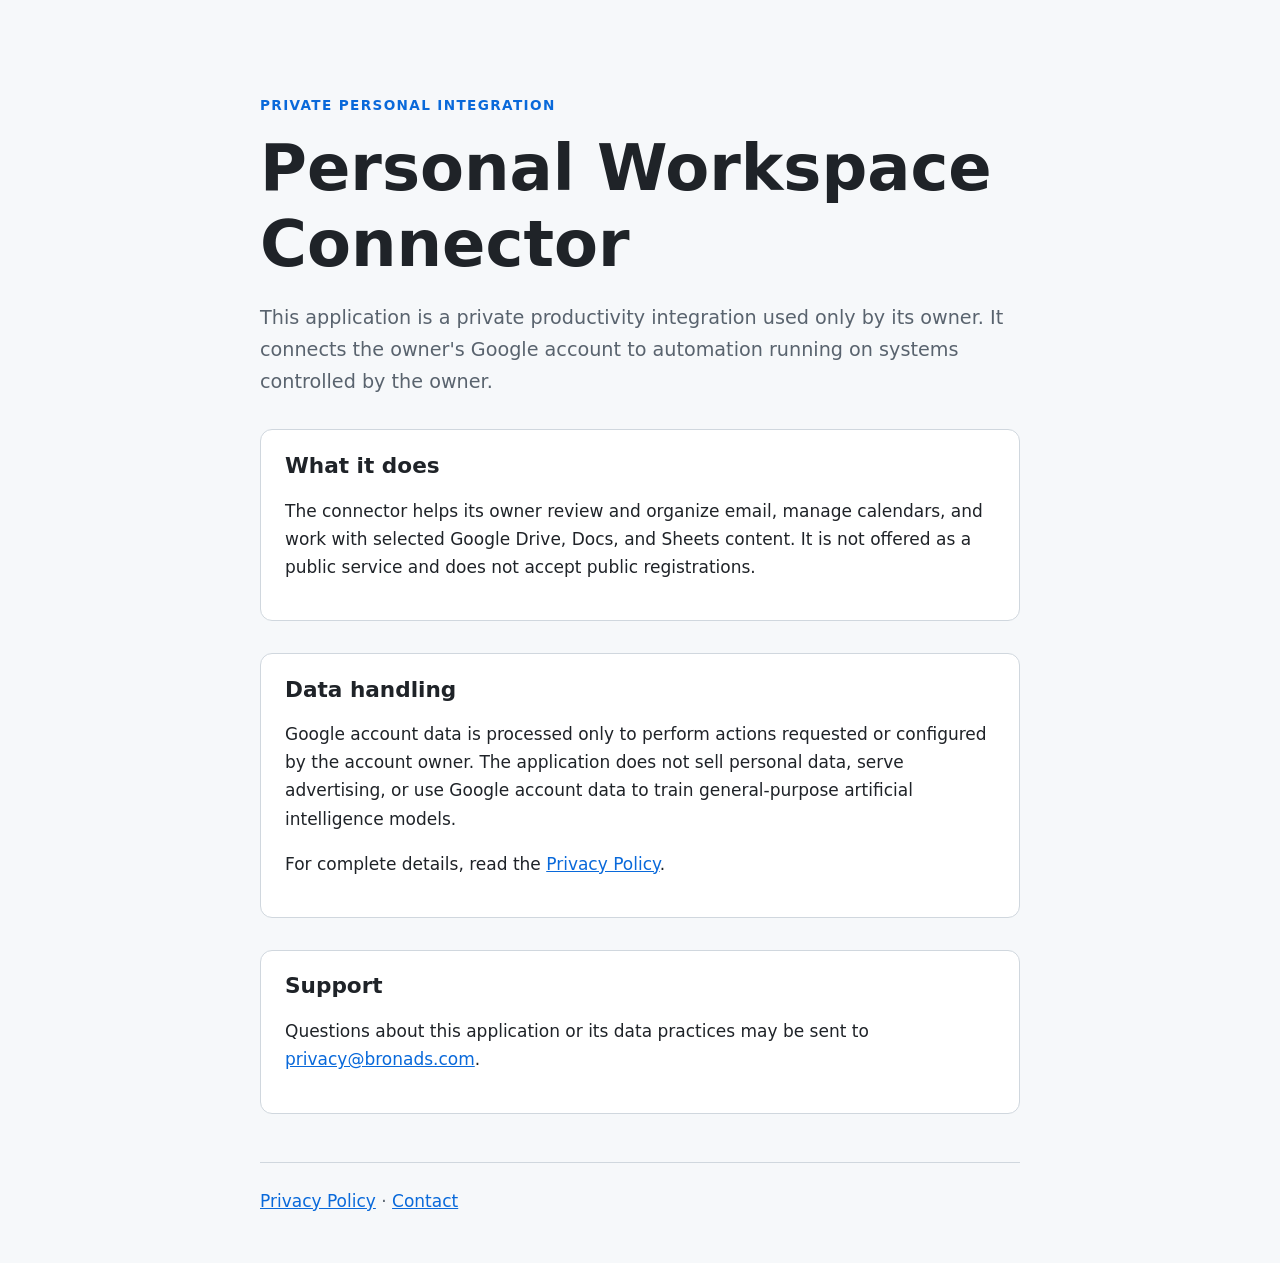
<file: index.html>
<!doctype html>
<html lang="en">
<head>
  <meta charset="utf-8">
  <meta name="viewport" content="width=device-width, initial-scale=1">
  <title>Personal Workspace Connector</title>
  <meta name="description" content="Information about the Personal Workspace Connector, a private integration used by its owner to access Google services.">
  <link rel="stylesheet" href="/style.css">
</head>
<body>
  <main>
    <p class="eyebrow">Private personal integration</p>
    <h1>Personal Workspace Connector</h1>
    <p class="lede">This application is a private productivity integration used only by its owner. It connects the owner's Google account to automation running on systems controlled by the owner.</p>

    <section>
      <h2>What it does</h2>
      <p>The connector helps its owner review and organize email, manage calendars, and work with selected Google Drive, Docs, and Sheets content. It is not offered as a public service and does not accept public registrations.</p>
    </section>

    <section>
      <h2>Data handling</h2>
      <p>Google account data is processed only to perform actions requested or configured by the account owner. The application does not sell personal data, serve advertising, or use Google account data to train general-purpose artificial intelligence models.</p>
      <p>For complete details, read the <a href="/privacy/">Privacy Policy</a>.</p>
    </section>

    <section>
      <h2>Support</h2>
      <p>Questions about this application or its data practices may be sent to <a href="mailto:privacy@bronads.com">privacy@bronads.com</a>.</p>
    </section>

    <footer>
      <a href="/privacy/">Privacy Policy</a>
      <span aria-hidden="true"> · </span>
      <a href="mailto:privacy@bronads.com">Contact</a>
    </footer>
  </main>
</body>
</html>
</file>
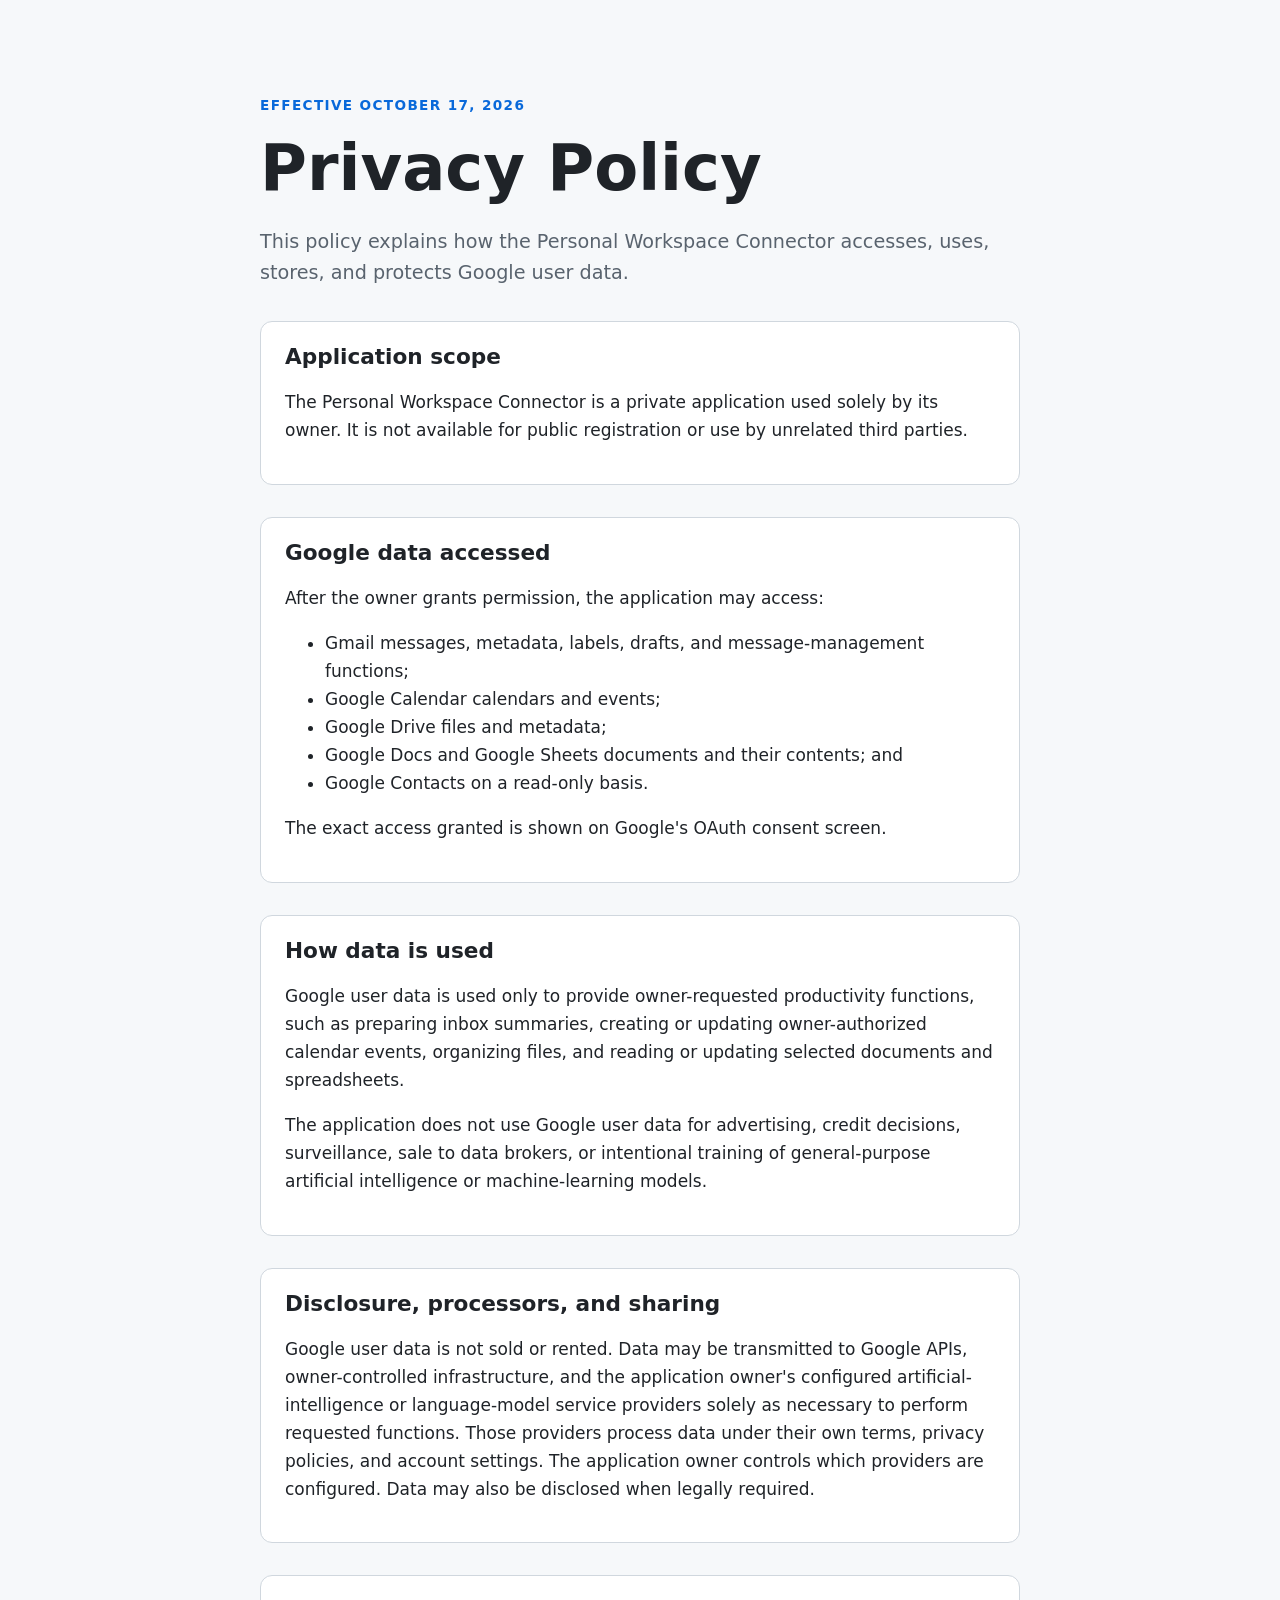
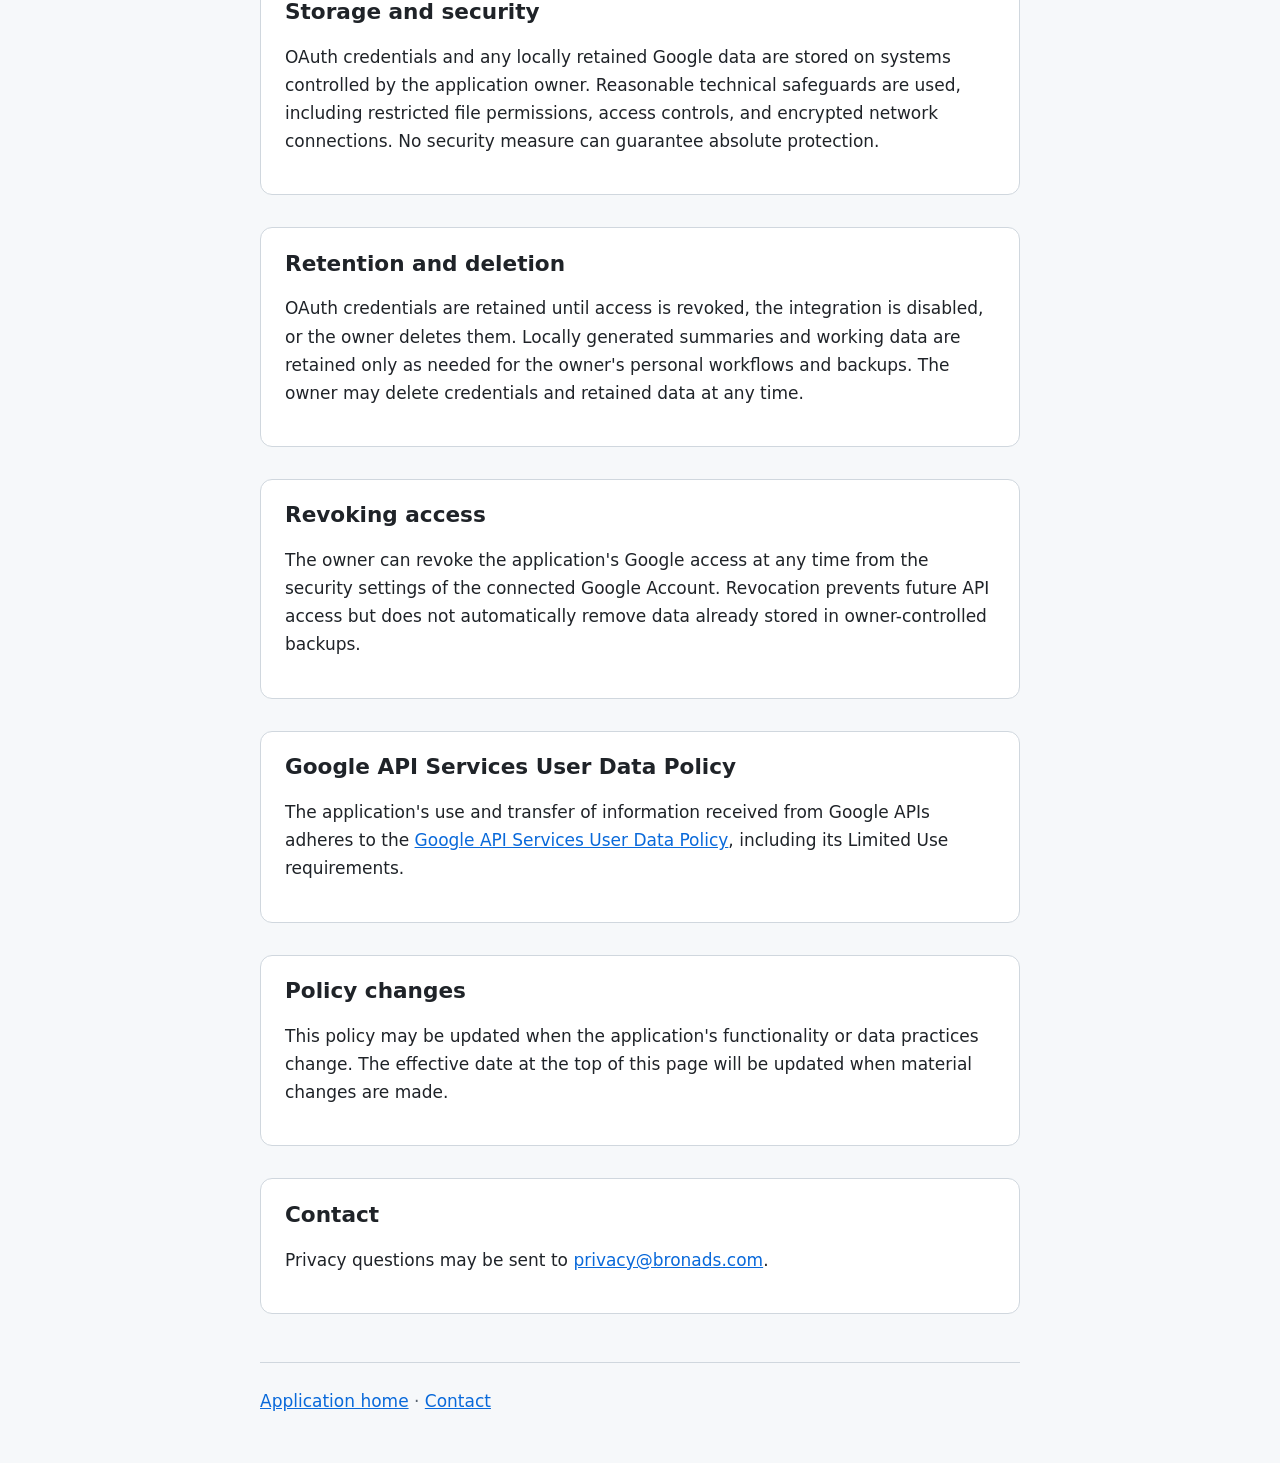
<file: privacy/index.html>
<!doctype html>
<html lang="en">
<head>
  <meta charset="utf-8">
  <meta name="viewport" content="width=device-width, initial-scale=1">
  <title>Privacy Policy — Personal Workspace Connector</title>
  <meta name="description" content="Privacy Policy for the Personal Workspace Connector.">
  <link rel="stylesheet" href="/style.css">
</head>
<body>
  <main>
    <p class="eyebrow">Effective October 17, 2026</p>
    <h1>Privacy Policy</h1>
    <p class="lede">This policy explains how the Personal Workspace Connector accesses, uses, stores, and protects Google user data.</p>

    <section>
      <h2>Application scope</h2>
      <p>The Personal Workspace Connector is a private application used solely by its owner. It is not available for public registration or use by unrelated third parties.</p>
    </section>

    <section>
      <h2>Google data accessed</h2>
      <p>After the owner grants permission, the application may access:</p>
      <ul>
        <li>Gmail messages, metadata, labels, drafts, and message-management functions;</li>
        <li>Google Calendar calendars and events;</li>
        <li>Google Drive files and metadata;</li>
        <li>Google Docs and Google Sheets documents and their contents; and</li>
        <li>Google Contacts on a read-only basis.</li>
      </ul>
      <p>The exact access granted is shown on Google's OAuth consent screen.</p>
    </section>

    <section>
      <h2>How data is used</h2>
      <p>Google user data is used only to provide owner-requested productivity functions, such as preparing inbox summaries, creating or updating owner-authorized calendar events, organizing files, and reading or updating selected documents and spreadsheets.</p>
      <p>The application does not use Google user data for advertising, credit decisions, surveillance, sale to data brokers, or intentional training of general-purpose artificial intelligence or machine-learning models.</p>
    </section>

    <section>
      <h2>Disclosure, processors, and sharing</h2>
      <p>Google user data is not sold or rented. Data may be transmitted to Google APIs, owner-controlled infrastructure, and the application owner's configured artificial-intelligence or language-model service providers solely as necessary to perform requested functions. Those providers process data under their own terms, privacy policies, and account settings. The application owner controls which providers are configured. Data may also be disclosed when legally required.</p>
    </section>

    <section>
      <h2>Storage and security</h2>
      <p>OAuth credentials and any locally retained Google data are stored on systems controlled by the application owner. Reasonable technical safeguards are used, including restricted file permissions, access controls, and encrypted network connections. No security measure can guarantee absolute protection.</p>
    </section>

    <section>
      <h2>Retention and deletion</h2>
      <p>OAuth credentials are retained until access is revoked, the integration is disabled, or the owner deletes them. Locally generated summaries and working data are retained only as needed for the owner's personal workflows and backups. The owner may delete credentials and retained data at any time.</p>
    </section>

    <section>
      <h2>Revoking access</h2>
      <p>The owner can revoke the application's Google access at any time from the security settings of the connected Google Account. Revocation prevents future API access but does not automatically remove data already stored in owner-controlled backups.</p>
    </section>

    <section>
      <h2>Google API Services User Data Policy</h2>
      <p>The application's use and transfer of information received from Google APIs adheres to the <a href="https://developers.google.com/terms/api-services-user-data-policy">Google API Services User Data Policy</a>, including its Limited Use requirements.</p>
    </section>

    <section>
      <h2>Policy changes</h2>
      <p>This policy may be updated when the application's functionality or data practices change. The effective date at the top of this page will be updated when material changes are made.</p>
    </section>

    <section>
      <h2>Contact</h2>
      <p>Privacy questions may be sent to <a href="mailto:privacy@bronads.com">privacy@bronads.com</a>.</p>
    </section>

    <footer>
      <a href="/">Application home</a>
      <span aria-hidden="true"> · </span>
      <a href="mailto:privacy@bronads.com">Contact</a>
    </footer>
  </main>
</body>
</html>
</file>
<file: style.css>
:root {
  color-scheme: light dark;
  --background: #0d1117;
  --surface: #161b22;
  --text: #e6edf3;
  --muted: #9da7b3;
  --accent: #79c0ff;
  --border: #30363d;
}

* { box-sizing: border-box; }

body {
  margin: 0;
  background: var(--background);
  color: var(--text);
  font: 17px/1.65 system-ui, -apple-system, BlinkMacSystemFont, "Segoe UI", sans-serif;
}

main {
  width: min(760px, calc(100% - 2rem));
  margin: 0 auto;
  padding: 5rem 0 3rem;
}

h1, h2 { line-height: 1.2; }
h1 { margin: .25rem 0 1rem; font-size: clamp(2.2rem, 6vw, 4rem); }
h2 { margin-top: 0; font-size: 1.35rem; }

.eyebrow {
  color: var(--accent);
  font-size: .85rem;
  font-weight: 700;
  letter-spacing: .1em;
  text-transform: uppercase;
}

.lede { color: var(--muted); font-size: 1.2rem; }

section {
  margin: 2rem 0;
  padding: 1.4rem 1.5rem;
  background: var(--surface);
  border: 1px solid var(--border);
  border-radius: 12px;
}

a { color: var(--accent); }

footer {
  margin-top: 3rem;
  padding-top: 1.5rem;
  color: var(--muted);
  border-top: 1px solid var(--border);
}

@media (prefers-color-scheme: light) {
  :root {
    --background: #f6f8fa;
    --surface: #ffffff;
    --text: #1f2328;
    --muted: #59636e;
    --accent: #0969da;
    --border: #d0d7de;
  }
}
</file>
